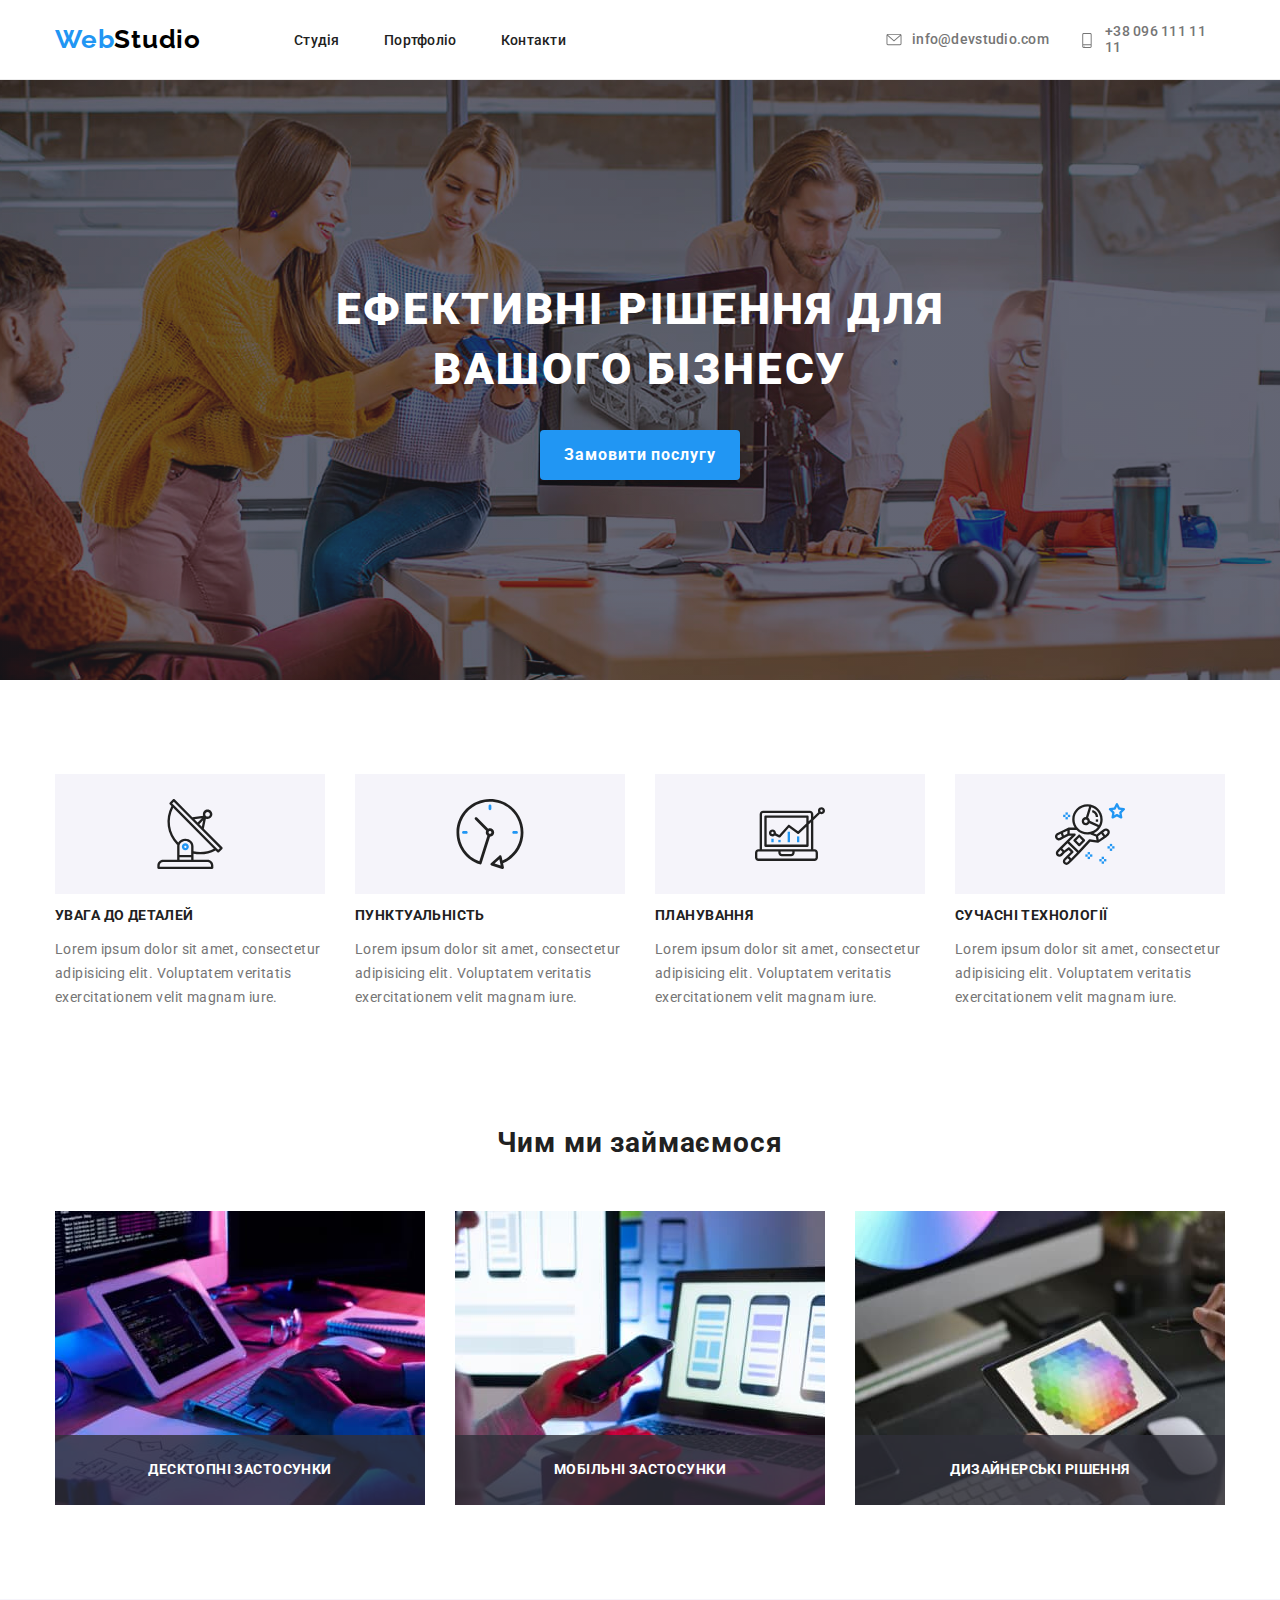
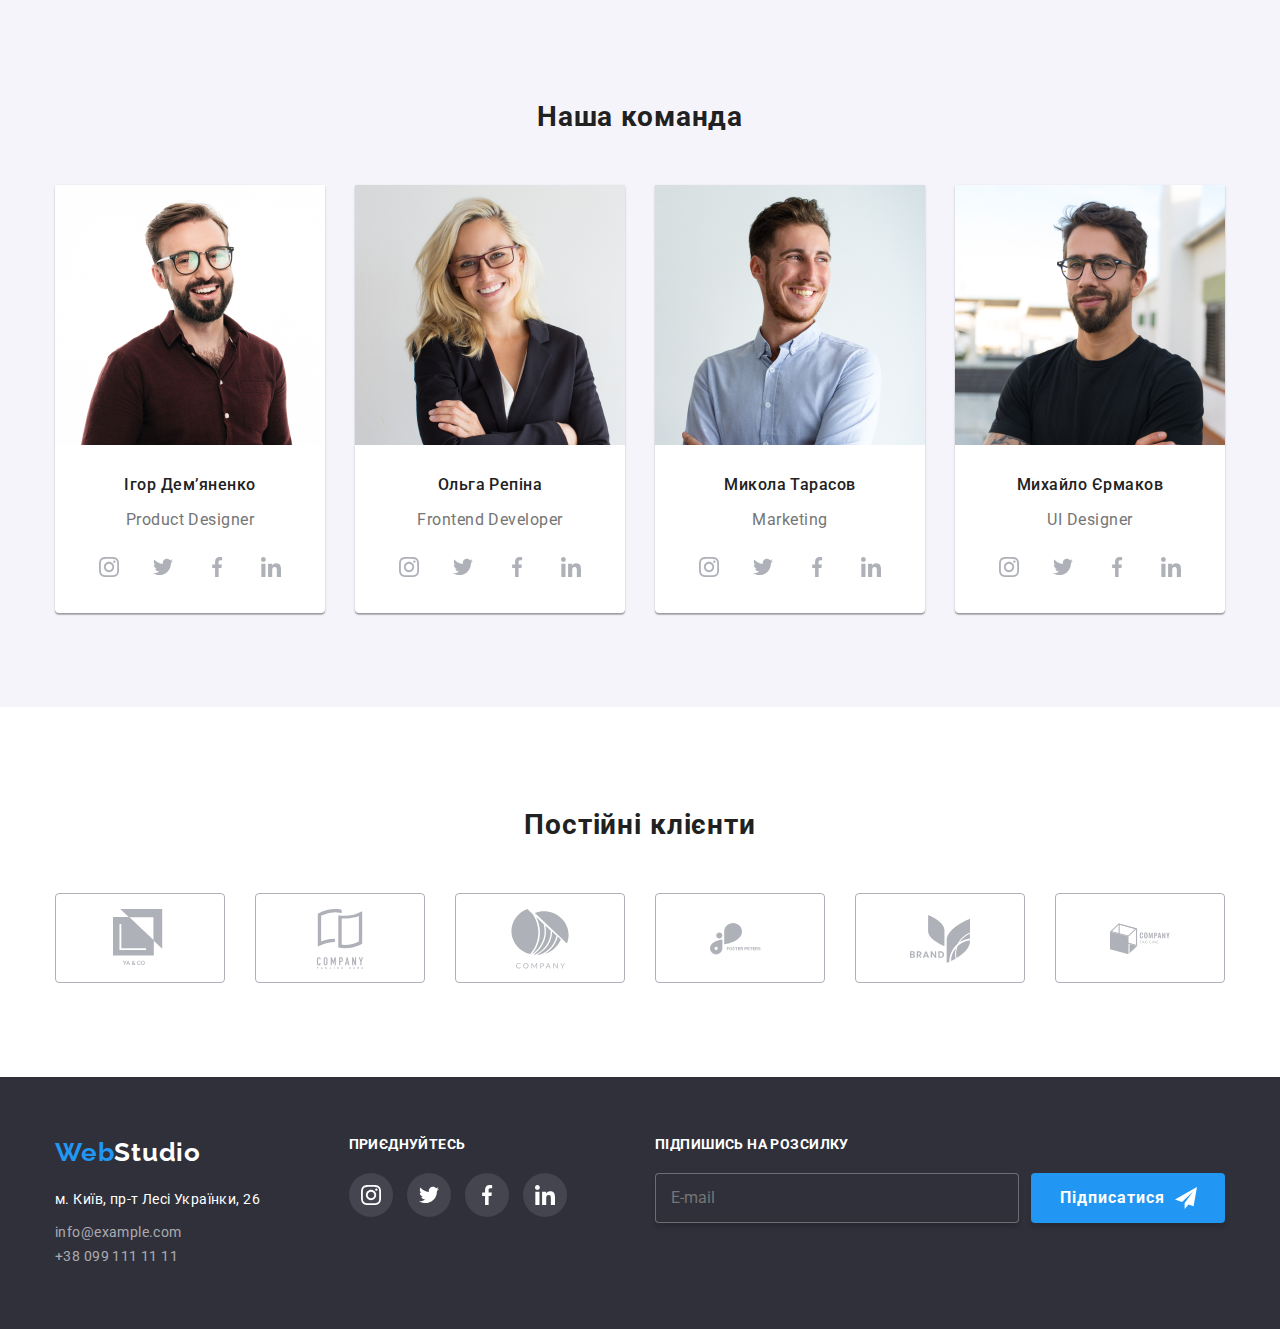
<file: index.html>
<!DOCTYPE html>
<html lang="en">
<head>
    <meta charset="UTF-8">
    <meta http-equiv="X-UA-Compatible" content="IE=edge">
    <meta name="viewport" content="width=device-width, initial-scale=1.0">
    <title>Document</title>
    <link href="https://fonts.googleapis.com/css2?family=Raleway:wght@700&family=Roboto:wght@400;500;700;900&display=swap" rel="stylesheet">
    <!-- <link rel="stylesheet" href="https://cdnjs.cloudflare.com/ajax/libs/modern-normalize/1.1.0/modern-normalize.min.css"> -->
    <link rel="stylesheet" href="./css/main.min.css">
</head>
<body>
                                                <!-- header -->
    <header class="header">
        <div class="container header-container">
            <nav>
                <a href="./" class="header__logo"><span class="header__logo-color">Web</span>Studio</a> 
                <ul class="header__list">
                    <li class="header__item"><a href="./" class="header__link">Студія</a></li>
                    <li class="header__item"><a href="./portfolio.html" class="header__link">Портфоліо</a></li>
                    <li class="header__item"><a href="#contact" class="header__link">Контакти</a></li>
                </ul>
            </nav>
            <address class="header__address">
                    <a href="mailto:info@devstudio.com" class="header__contact">
                        <svg class="header__icon"><use href="./images/symbol-defs.svg#envelope"></use></svg>info@devstudio.com
                    </a>
                    <a href="tel:+380961111111" class="header__contact">
                        <svg class="header__icon"><use href="./images/symbol-defs.svg#smartphone"></use></svg>+38 096 111 11 11
                    </a>
            </address>
            <button type="button" class="header__mobile-menu" data-open-modal-menu>
                <svg class="header__mobile-menu__icon"><use href="./images/symbol-defs.svg#icon-menu"></use></svg>
            </button>

                <form class="modal-menu is-hidden-menu" data-backdrop-menu>
                    <button class="modal-menu__close-button" data-close-modal-menu>
                        <svg class="modal-menu__close-icon"><use href="./images/symbol-defs.svg#icon-close"></use></svg>
                    </button>
                    <ul class="modal-menu__list">
                        <li class="modal-menu__item"><a href="./">Студія</a></li>
                        <li class="modal-menu__item"><a href="./portfolio.html">Портфоліо</a></li>
                        <li class="modal-menu__item"><a href="#contact">Контакти</a></li>
                    </ul>
                    <address class="modal-menu__contact">
                        <a href="tel:+380961111111" class="modal-menu__phone">+38 096 111 11 11</a>
                        <a href="mailto:info@devstudio.com" class="modal-menu__mail">info@devstudio.com</a>
                </address>
                <ul class="modal-menu__social">
                    <li class="modal-menu__social-item"><a href="./">Instagram</a></li>
                    <li class="modal-menu__social-item"><a href="./">Twitter</a></li>
                    <li class="modal-menu__social-item"><a href="./">Facebook</a></li>
                    <li class="modal-menu__social-item"><a href="./">LinkedIn</a></li>
                </ul>
                </form>

        </div>
    </header>
                                                    <!-- main-section -->
    <main>
        <div class="main-indent"></div>                                                
        <section class="main-section">
            <div class="container main-section__container">
                <h1>ЕФЕКТИВНІ РІШЕННЯ ДЛЯ ВАШОГО БІЗНЕСУ</h1>
                <button type="button" class="main-section__button" data-open-modal>Замовити послугу</button>
            </div>
        </section>
        <div class="backdrop is-hidden" data-backdrop>
                <form class="modal-form">
                    <button class="modal-form__close-button" data-close-modal>
                        <svg class="modal-form__close-icon"><use href="./images/symbol-defs.svg#modal-close"></use></svg>
                    </button>
                    <p class="modal-form__title">Залиште свої дані, ми Вам зателефонуємо</p>
                    <label class="modal-form__label">
                        Ім'я
                        <span class="modal-form__span">
                            <input class="modal-form__input" type="text" name="username" autofocus required />
                            <svg class="modal-form__icon"><use href="./images/symbol-defs.svg#modal-person"></use></svg>
                        </span>
                    </label>
                    <label class="modal-form__label">
                        Телефон
                        <span class="modal-form__span">
                            <input class="modal-form__input" type="tel" name="phone_number" required/>
                            <svg class="modal-form__icon"><use href="./images/symbol-defs.svg#modal-phone"></use></svg>
                        </span>
                    </label>
                    <label class="modal-form__label">
                    Пошта
                    <span class="modal-form__span">
                        <input class="modal-form__input" type="email" name="email" required/>
                        <svg class="modal-form__icon"><use href="./images/symbol-defs.svg#modal-email"></use></svg>
                    </span>      
                    </label>    
                    <label class="modal-form__label">
                        Коментарі
                        <textarea class="modal-form__text__area" name="feedback" rows="5" placeholder="Введите текст" required></textarea>
                    </label>
                    <label class="modal-form__checkbox">
                        <input type="checkbox" name="" checked />
                        <span>Погоджуюсь з розсилкою i приймаю <a class="modal-form__checkbox__link" href="./">Умови договору</a></span>
                    </label>
                <button class="modal-form__button" type="submit">Надіслати</button>
                </form>
        </div>
                                                        <!-- technologies-section -->
        <section class="technologies-section">
            <div class="container">
                <h2 hidden>Наші переваги</h2>
                <ul class="technologies-section__list">
                    <li class="technologies-section__item">
                        <h3 class="technologies-section__title">УВАГА ДО ДЕТАЛЕЙ</h3>
                        <p class="technologies-section__text">Lorem ipsum dolor sit amet, consectetur adipisicing elit. Voluptatem veritatis exercitationem velit magnam iure.</p>
                    </li>
                    <li class="technologies-section__item">
                        <h3 class="technologies-section__title">ПУНКТУАЛЬНІСТЬ</h3>
                        <p class="technologies-section__text">Lorem ipsum dolor sit amet, consectetur adipisicing elit. Voluptatem veritatis exercitationem velit magnam iure.</p>
                    </li>
                    <li class="technologies-section__item">
                        <h3 class="technologies-section__title">ПЛАНУВАННЯ</h3>
                        <p class="technologies-section__text">Lorem ipsum dolor sit amet, consectetur adipisicing elit. Voluptatem veritatis exercitationem velit magnam iure.</p>
                    </li>
                    <li class="technologies-section__item">
                        <h3 class="technologies-section__title">СУЧАСНІ ТЕХНОЛОГІЇ</h3>
                        <p class="technologies-section__text">Lorem ipsum dolor sit amet, consectetur adipisicing elit. Voluptatem veritatis exercitationem velit magnam iure.</p>
                    </li>
                </ul>
            </div>
        </section>
                                                    <!-- ourjob-section -->
        <section class="ourjob-section">
            <div class="container">
                <h2 class="section-title">Чим ми займаємося</h2>
                <ul class="ourjob-section__list">
                    <li class="ourjob-section__item">
                        <img srcset="./images/desctop-1x/work1-desctop@1x.jpg 1x, ./images/desctop-2x/work1-desctop@2x.jpg 2x," src="./images/desctop-2x/work1-desctop@2x.jpg" alt="Фотографія з роботи" class="ourjob-section__image">
                        <div class="ourjob-section__wrap">
                            <p class="ourjob-section__title">ДЕСКТОПНІ ЗАСТОСУНКИ</p>
                        </div>
                    </li>
                    <li class="ourjob-section__item">
                        <img srcset="./images/desctop-1x/work2-desctop@1x.jpg 1x, ./images/desctop-2x/work2-desctop@2x.jpg 2x," src="./images/desctop-2x/work3-desctop@2x.jpg" alt="Фотографія з роботи" class="ourjob-section__image">
                        <div class="ourjob-section__wrap">
                            <p class="ourjob-section__title">МОБІЛЬНІ ЗАСТОСУНКИ</p>
                        </div>
                    </li>
                    <li class="ourjob-section__item">
                        <img srcset="./images/desctop-1x/work3-desctop@1x.jpg 1x, ./images/desctop-2x/work3-desctop@2x.jpg 2x," src="./images/desctop-2x/work3-desctop@2x.jpg" alt="Фотографія з роботи" class="ourjob-section__image">
                        <div class="ourjob-section__wrap">
                            <p class="ourjob-section__title">ДИЗАЙНЕРСЬКІ РІШЕННЯ</p>
                        </div>
                    </li>
                </ul>
            </div>
        </section>
                                                    <!-- ourteam-section -->
        <section class="ourteam-section">
            <div class="container">
                <h2 class="section-title">Наша команда</h2>
                <ul class="ourteam-section__list">
                    <li class="ourteam-section__item">
                        <picture>
                        <source srcset="./images/desctop-1x/team1-desktop@1x.png 1x, ./images/desctop-2x/team1-desktop@2x.png 2x" media="(min-width: 1200px)"/> 
                        <source srcset="./images/tablet-1x/team1-desktop@1x.png 1x, ./images/tablet-2x/team1-tablet@2x.png 2x" media="(min-width: 768px)"/>     
                        <source srcset="./images/mobile-1x/team1-desktop@1x.png 1x, ./images/mobile-1x/team1-mobile@2x.png 2x" media="(max-width: 767px)"/>                         
                        <img srcset="./images/desctop-1x/team1-desktop@1x.png 1x, ./images/desctop-2x/team1-desktop@2x.png 2x" src="./images/desctop-1x/team1-desktop@1x.png" alt="Ігор Дем’яненко" class="ourteam-section__photo">
                        </picture>
                        <h3 class="ourteam-section__name">Ігор Дем’яненко</h3>
                        <p class="ourteam-section__job">Product Designer</p>
                        <div class="ourteam-section__icon-list">
                            <svg class="ourteam-section__icon"><use href="./images/symbol-defs.svg#instagram"></use></svg>
                            <svg class="ourteam-section__icon"><use href="./images/symbol-defs.svg#twitter"></use></svg>
                            <svg class="ourteam-section__icon"><use href="./images/symbol-defs.svg#facebook"></use></svg>
                            <svg class="ourteam-section__icon"><use href="./images/symbol-defs.svg#linkedin"></use></svg>
                        </div>
                    </li>
                    <li class="ourteam-section__item">
                        <picture>
                        <source srcset="./images/desctop-1x/team2-desktop@1x.png 1x, ./images/desctop-2x/team2-desktop@2x.png 2x" media="(min-width: 1200px)"/> 
                        <source srcset="./images/tablet-1x/team2-tablet@1x.png 1x, ./images/tablet-2x/team2-tablet@2x.png 2x" media="(min-width: 768px)"/>     
                        <source srcset="./images/mobile-1x/team2-mobile@1x.png 1x, ./images/mobile-2x/team2-mobile@2x.png 2x" media="(max-width: 767px)"/>                         
                        <img srcset="./images/desctop-1x/team2-desktop@1x.png 1x, ./images/desctop-2x/team2-desktop@2x.png 2x" src="./images/desctop-1x/team2-desktop@1x.png" alt="Ольга Репіна" class="ourteam-section__photo">
                        </picture>
                        <h3 class="ourteam-section__name">Ольга Репіна</h3>
                        <p class="ourteam-section__job">Frontend Developer</p>
                        <div class="ourteam-section__icon-list">
                            <svg class="ourteam-section__icon"><use href="./images/symbol-defs.svg#instagram"></use></svg>
                            <svg class="ourteam-section__icon"><use href="./images/symbol-defs.svg#twitter"></use></svg>
                            <svg class="ourteam-section__icon"><use href="./images/symbol-defs.svg#facebook"></use></svg>
                            <svg class="ourteam-section__icon"><use href="./images/symbol-defs.svg#linkedin"></use></svg>
                        </div>
                    </li>
                    <li class="ourteam-section__item">
                        <picture>
                        <source srcset="./images/desctop-1x/team3-desktop@1x.png 1x, ./images/desctop-2x/team3-desktop@2x.png 2x" media="(min-width: 1200px)"/> 
                        <source srcset="./images/tablet-1x/team3-tablet@1x.png 1x, ./images/tablet-2x/team3-tablet@2x.png 2x" media="(min-width: 768px)"/>     
                        <source srcset="./images/mobile-1x/team3-mobile@1x.png 1x, ./images/mobile-2x/team3-mobile@2x.png 2x" media="(max-width: 767px)"/>                         
                        <img srcset="./images/desctop-1x/team3-desktop@1x.png 1x, ./images/desctop-2x/team3-desktop@2x.png 2x" src="./images/desctop-1x/team3-desktop@1x.png" alt="Микола Тарасов" class="ourteam-section__photo">
                        </picture>
                        <h3 class="ourteam-section__name">Микола Тарасов</h3>
                        <p class="ourteam-section__job">Marketing</p>
                        <div class="ourteam-section__icon-list">
                            <svg class="ourteam-section__icon"><use href="./images/symbol-defs.svg#instagram"></use></svg>
                            <svg class="ourteam-section__icon"><use href="./images/symbol-defs.svg#twitter"></use></svg>
                            <svg class="ourteam-section__icon"><use href="./images/symbol-defs.svg#facebook"></use></svg>
                            <svg class="ourteam-section__icon"><use href="./images/symbol-defs.svg#linkedin"></use></svg>
                        </div>
                    </li>
                    <li class="ourteam-section__item">
                        <picture>
                        <source srcset="./images/desctop-1x/team4-desktop@1x.png 1x, ./images/desctop-2x/team4-desktop@2x.png 2x" media="(min-width: 1200px)"/> 
                        <source srcset="./images/tablet-1x/team4-tablet@1x.png 1x, ./images/tablet-2x/team4-tablet@2x.png 2x" media="(min-width: 768px)"/>     
                        <source srcset="./images/mobile-1x/team4-mobile@1x.png 1x, ./images/mobile-2x/team4-mobile@2x.png 2x" media="(max-width: 767px)"/>                         
                        <img srcset="./images/desctop-1x/team4-desktop@1x.png 1x, ./images/desctop-2x/team4-desktop@2x.png 2x" src="./images/desctop-1x/team4-desktop@1x.png" alt="Михайло Єрмаков" class="ourteam-section__photo">
                        </picture>
                        <h3 class="ourteam-section__name">Михайло Єрмаков</h3>
                        <p class="ourteam-section__job">UI Designer</p>
                        <div class="ourteam-section__icon-list">
                            <svg class="ourteam-section__icon"><use href="./images/symbol-defs.svg#instagram"></use></svg>
                            <svg class="ourteam-section__icon"><use href="./images/symbol-defs.svg#twitter"></use></svg>
                            <svg class="ourteam-section__icon"><use href="./images/symbol-defs.svg#facebook"></use></svg>
                            <svg class="ourteam-section__icon"><use href="./images/symbol-defs.svg#linkedin"></use></svg>
                        </div>
                    </li>
                </ul>
            </div>
        </section>
                                                <!-- partner-section -->
        <section class="partner-section">
            <div class="container">
                <h2 class="section-title">Постійні клієнти</h2>
                <ul>
                    <li class="partner-section__item">
                        <a href="./" class="partner-section__link"><svg class="partner-section__icon"><use href="./images/symbol-defs.svg#logo1"></use></svg></a>
                    </li>
                    <li class="partner-section__item">
                        <a href="./" class="partner-section__link"><svg class="partner-section__icon"><use href="./images/symbol-defs.svg#logo2"></use></svg></a>
                    </li>
                    <li class="partner-section__item">
                        <a href="./" class="partner-section__link"><svg class="partner-section__icon"><use href="./images/symbol-defs.svg#logo3"></use></svg></a>
                    </li>
                    <li class="partner-section__item">
                        <a href="./" class="partner-section__link"><svg class="partner-section__icon"><use href="./images/symbol-defs.svg#logo4"></use></svg></a>
                    </li>
                    <li class="partner-section__item">
                        <a href="./" class="partner-section__link"><svg class="partner-section__icon"><use href="./images/symbol-defs.svg#logo5"></use></svg></a>
                    </li>
                    <li class="partner-section__item">
                        <a href="./" class="partner-section__link"><svg class="partner-section__icon"><use href="./images/symbol-defs.svg#logo6"></use></svg></a>
                    </li>
                </ul>
            </div>
        </section> 
                                                <!-- footer -->
    <footer class="footer">
        <div class="container footer-container">
            <div>
                <a href="/" class="footer__logo"><span>Web</span>Studio</a>
                <address class="footer__address">
                    м. Київ, пр-т Лесі Українки, 26 
                </address>
                <address>
                    <a href="mailto:info@example.com" class="footer__contact" id="contact">info@example.com</a>
                    <a href="tel:+380991111111" class="footer__contact">+38 099 111 11 11</a>
                </address>
            </div>
            <div class="footer__icon-wrap">
                <h4 class="footer__join">ПРИЄДНУЙТЕСЬ</h4>
                <svg class="footer__icon"><use href="./images/symbol-defs.svg#instagram"></use></svg>
                <svg class="footer__icon"><use href="./images/symbol-defs.svg#twitter"></use></svg>
                <svg class="footer__icon"><use href="./images/symbol-defs.svg#facebook"></use></svg>
                <svg class="footer__icon"><use href="./images/symbol-defs.svg#linkedin"></use></svg>
            </div>       
            <div>
                <form class="feedback-form">
                    <span class="feedback-form__title">Підпишись на розсилку</span>
                    <div class="feedback-form__wrap">
                        <input placeholder="E-mail" class="feedback-form__input" type="email" />
                        <button class="feedback-form__button" type="submit">
                            Підписатися
                            <svg class="feedback-form__icon"><use href="./images/symbol-defs.svg#send"></use></svg>
                        </button>
                    </div>
                </form>
            </div>
        </div>    
    </footer>
    <script>
        const refs = {
          openModalBtn: document.querySelector("[data-open-modal]"),
          closeModalBtn: document.querySelector("[data-close-modal]"),
          backdrop: document.querySelector("[data-backdrop]"),
        };
  
        refs.openModalBtn.addEventListener("click", toggleModal);
        refs.closeModalBtn.addEventListener("click", toggleModal);
  
        refs.backdrop.addEventListener("click", logBackdropClick);
  
        function toggleModal() {
          refs.backdrop.classList.toggle("is-hidden");
        }
  
        function logBackdropClick() {
          console.log("Це клік в бекдроп");
        }
      </script>

      <script>
        const refs1 = {
          openModalBtn: document.querySelector("[data-open-modal-menu]"),
          closeModalBtn: document.querySelector("[data-close-modal-menu]"),
          backdrop: document.querySelector("[data-backdrop-menu]"),
        };
  
        refs1.openModalBtn.addEventListener("click", toggleModal);
        refs1.closeModalBtn.addEventListener("click", toggleModal);
  
        refs1.backdrop.addEventListener("click", logBackdropClick);
  
        function toggleModal() {
          refs1.backdrop.classList.toggle("is-hidden-menu");
        }
  
        function logBackdropClick() {
          console.log("Це клік в бекдроп");
        }
      </script>
</body>
</html>
</file>
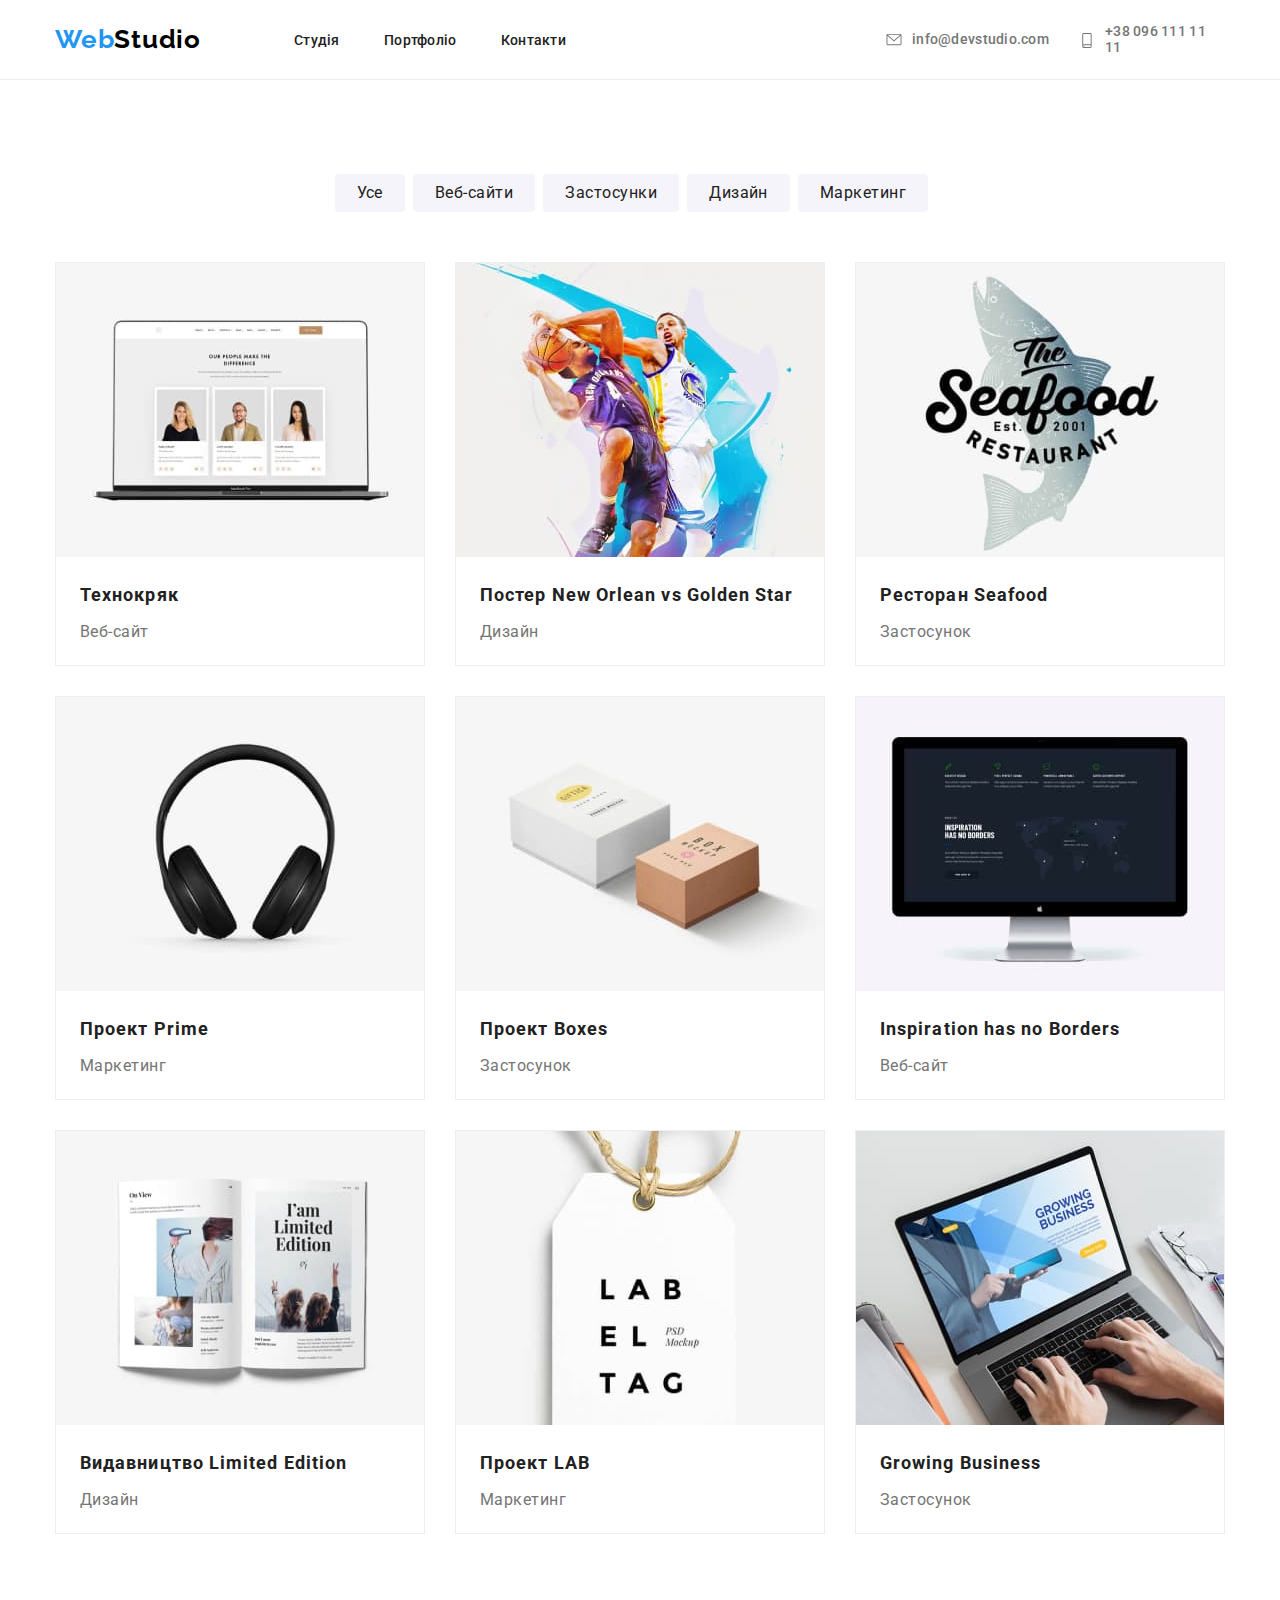
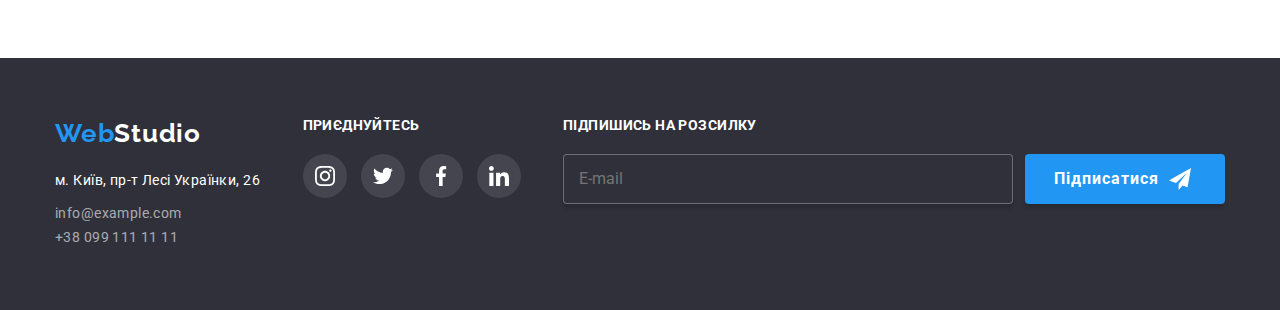
<file: portfolio.html>
<!DOCTYPE html>
<html lang="en">
<head>
    <meta charset="UTF-8">
    <meta name="viewport" content="width=device-width, initial-scale=1.0">
    <meta http-equiv="X-UA-Compatible" content="ie=edge">
    <title>Document</title>
    <link href="https://fonts.googleapis.com/css2?family=Raleway:wght@700&family=Roboto:wght@400;500;700;900&display=swap" rel="stylesheet">
    <link rel="stylesheet" href="https://cdnjs.cloudflare.com/ajax/libs/modern-normalize/1.1.0/modern-normalize.min.css">
    <link rel="stylesheet" href="./css/main.min.css">
</head>
    <body>
                                            <!-- header -->
    <header class="header">
        <div class="container header-container">
            <nav>
                <a href="./" class="header__logo"><span class="header__logo-color">Web</span>Studio</a> 
                <ul class="header__list">
                    <li class="header__item"><a href="./" class="header__link">Студія</a></li>
                    <li class="header__item"><a href="./portfolio.html" class="header__link">Портфоліо</a></li>
                    <li class="header__item"><a href="#contact" class="header__link">Контакти</a></li>
                </ul>
            </nav>
            <address class="header__address">
                    <a href="mailto:info@devstudio.com" class="header__contact">
                        <svg class="header__icon"><use href="./images/symbol-defs.svg#envelope"></use></svg>info@devstudio.com
                    </a>
                    <a href="tel:+380961111111" class="header__contact">
                        <svg class="header__icon"><use href="./images/symbol-defs.svg#smartphone"></use></svg>+38 096 111 11 11
                    </a>
            </address>
            <button type="button" class="header__mobile-menu" data-open-modal-menu>
                <svg class="header__mobile-menu__icon"><use href="./images/symbol-defs.svg#icon-menu"></use></svg>
            </button>

                <form class="modal-menu is-hidden-menu" data-backdrop-menu>
                    <button class="modal-menu__close-button" data-close-modal-menu>
                        <svg class="modal-menu__close-icon"><use href="./images/symbol-defs.svg#icon-close"></use></svg>
                    </button>
                    <ul class="modal-menu__list">
                        <li class="modal-menu__item"><a href="./">Студія</a></li>
                        <li class="modal-menu__item"><a href="./portfolio.html">Портфоліо</a></li>
                        <li class="modal-menu__item"><a href="#contact">Контакти</a></li>
                    </ul>
                    <address class="modal-menu__contact">
                        <a href="tel:+380961111111" class="modal-menu__phone">+38 096 111 11 11</a>
                        <a href="mailto:info@devstudio.com" class="modal-menu__mail">info@devstudio.com</a>
                </address>
                <ul class="modal-menu__social">
                    <li class="modal-menu__social-item"><a href="./">Instagram</a></li>
                    <li class="modal-menu__social-item"><a href="./">Twitter</a></li>
                    <li class="modal-menu__social-item"><a href="./">Facebook</a></li>
                    <li class="modal-menu__social-item"><a href="./">LinkedIn</a></li>
                </ul>
                </form>

        </div>
    </header>
                                          <!-- portfolio-menu -->
        <main>                              
            <div class="main-indent"></div>
            <div class="container"> 
                <div class="portfolio-menu">
                    <ul class="portfolio-menu__list">
                        <li><button type="button" class="portfolio-menu__button">Усе</button></li>
                        <li><button type="button" class="portfolio-menu__button">Веб-сайти</button></li>
                        <li><button type="button" class="portfolio-menu__button">Застосунки</button></li>
                        <li><button type="button" class="portfolio-menu__button">Дизайн</button></li>
                        <li><button type="button" class="portfolio-menu__button">Маркетинг</button></li>
                    </ul>        
                </div>
            </div>
                                          <!-- portfolio-list -->
            <div class="container">                              
                <ul class="portfolio-list">
                    <li class="portfolio-list__item">
                        <picture>
                            <source srcset="./images/desctop-1x/img1-desctop@1x.jpg 1x, ./images/desctop-2x/img1-desctop@2x.jpg 2x" media="(min-width: 1200px)"/> 
                            <source srcset="./images/tablet-1x/img1-tablet@1x.jpg 1x, ./images/tablet-2x/img1-tablet@2x.jpg 2x" media="(min-width: 768px)"/>     
                            <source srcset="./images/mobile-1x/img1-mobile@1x.jpg 1x, ./images/mobile-2x/img1-mobile@2x.jpg 2x" media="(max-width: 767px)"/>                         
                            <img srcset="./images/desctop-1x/img1-desctop@1x.jpg 1x, ./images/desctop-2x/img1-desctop@2x.jpg 2x" src="./images/desctop-1x/img1-desctop@1x.jpg" alt="Технокряк" class="portfolio-list__img">
                        </picture>
                        <div class="portfolio-list__item-hover">
                            <p class="portfolio-list__item-hover-title">Технокрик це сучасний майданчик поширення коронавірусу. Компанії використовують цю платформу для цифрового шпигунства та атак на захищені сервери конкурентів.</p>
                        </div>
                        <div class="portfolio-list__text-wrap">
                            <h3 class="portfolio-list__title">Технокряк</h3>
                            <p class="portfolio-list__info">Веб-сайт</p>
                        </div>
                    </li>
                    <li class="portfolio-list__item">
                        <picture>
                            <source srcset="./images/desctop-1x/img2-desctop@1x.jpg 1x, ./images/desctop-2x/img2-desctop@2x.jpg 2x" media="(min-width: 1200px)"/> 
                            <source srcset="./images/tablet-1x/img2-tablet@1x.jpg 1x, ./images/tablet-2x/img2-tablet@2x.jpg 2x" media="(min-width: 768px)"/>     
                            <source srcset="./images/mobile-1x/img2-mobile@1x.jpg 1x, ./images/mobile-2x/img2-mobile@2x.jpg 2x" media="(max-width: 767px)"/>                         
                            <img srcset="./images/desctop-1x/img2-desctop@1x.jpg 1x, ./images/desctop-2x/img2-desctop@2x.jpg 2x" src="./images/desctop-1x/img2-desctop@1x.jpg" alt="Технокряк" class="portfolio-list__img">
                        </picture>
                            <div class="portfolio-list__item-hover">
                                <p class="portfolio-list__item-hover-title">Технокрик це сучасний майданчик поширення коронавірусу. Компанії використовують цю платформу для цифрового шпигунства та атак на захищені сервери конкурентів.</p>
                            </div>
                            <div class="portfolio-list__text-wrap">
                                <h3 class="portfolio-list__title">Постер New Orlean vs Golden Star</h3>
                                <p class="portfolio-list__info">Дизайн</p>
                            </div>
                    </li>
                    <li class="portfolio-list__item">
                        <picture>
                            <source srcset="./images/desctop-1x/img3-desctop@1x.jpg 1x, ./images/desctop-2x/img3-desctop@2x.jpg 2x" media="(min-width: 1200px)"/> 
                            <source srcset="./images/tablet-1x/img3-tablet@1x.jpg 1x, ./images/tablet-2x/img3-tablet@2x.jpg 2x" media="(min-width: 768px)"/>     
                            <source srcset="./images/mobile-1x/img3-mobile@1x.jpg 1x, ./images/mobile-2x/img3-mobile@2x.jpg 2x" media="(max-width: 767px)"/>                         
                            <img srcset="./images/desctop-1x/img3-desctop@1x.jpg 1x, ./images/desctop-2x/img3-desctop@2x.jpg 2x" src="./images/desctop-1x/img3-desctop@1x.jpg" alt="Технокряк" class="portfolio-list__img">
                        </picture>
                            <div class="portfolio-list__item-hover">
                                <p class="portfolio-list__item-hover-title">Технокрик це сучасний майданчик поширення коронавірусу. Компанії використовують цю платформу для цифрового шпигунства та атак на захищені сервери конкурентів.</p>
                            </div>
                            <div class="portfolio-list__text-wrap">
                                <h3 class="portfolio-list__title">Ресторан Seafood</h3>
                                <p class="portfolio-list__info">Застосунок</p>
                            </div>
                    </li>
                    <li class="portfolio-list__item">
                        <picture>
                            <source srcset="./images/desctop-1x/img4-desctop@1x.jpg 1x, ./images/desctop-2x/img4-desctop@2x.jpg 2x" media="(min-width: 1200px)"/> 
                            <source srcset="./images/tablet-1x/img4-tablet@1x.jpg 1x, ./images/tablet-2x/img4-tablet@2x.jpg 2x" media="(min-width: 768px)"/>     
                            <source srcset="./images/mobile-1x/img4-mobile@1x.jpg 1x, ./images/mobile-2x/img4-mobile@2x.jpg 2x" media="(max-width: 767px)"/>                         
                            <img srcset="./images/desctop-1x/img4-desctop@1x.jpg 1x, ./images/desctop-2x/img4-desctop@2x.jpg 2x" src="./images/desctop-1x/img4-desctop@1x.jpg" alt="Технокряк" class="portfolio-list__img">
                        </picture>
                            <div class="portfolio-list__item-hover">
                                <p class="portfolio-list__item-hover-title">Технокрик це сучасний майданчик поширення коронавірусу. Компанії використовують цю платформу для цифрового шпигунства та атак на захищені сервери конкурентів.</p>
                            </div>
                            <div class="portfolio-list__text-wrap">
                                <h3 class="portfolio-list__title">Проект Prime</h3>
                                <p class="portfolio-list__info">Маркетинг</p>
                            </div>
                    </li>
                    <li class="portfolio-list__item">
                        <picture>
                            <source srcset="./images/desctop-1x/img5-desctop@1x.jpg 1x, ./images/desctop-2x/img5-desctop@2x.jpg 2x" media="(min-width: 1200px)"/> 
                            <source srcset="./images/tablet-1x/img5-tablet@1x.jpg 1x, ./images/tablet-2x/img5-tablet@2x.jpg 2x" media="(min-width: 768px)"/>     
                            <source srcset="./images/mobile-1x/img5-mobile@1x.jpg 1x, ./images/mobile-2x/img5-mobile@2x.jpg 2x" media="(max-width: 767px)"/>                         
                            <img srcset="./images/desctop-1x/img5-desctop@1x.jpg 1x, ./images/desctop-2x/img5-desctop@2x.jpg 2x" src="./images/desctop-1x/img5-desctop@1x.jpg" alt="Технокряк" class="portfolio-list__img">
                        </picture>
                            <div class="portfolio-list__item-hover">
                                <p class="portfolio-list__item-hover-title">Технокрик це сучасний майданчик поширення коронавірусу. Компанії використовують цю платформу для цифрового шпигунства та атак на захищені сервери конкурентів.</p>
                            </div>
                            <div class="portfolio-list__text-wrap">
                                <h3 class="portfolio-list__title">Проект Boxes</h3>
                                <p class="portfolio-list__info">Застосунок</p>
                            </div>
                    </li>
                    <li class="portfolio-list__item">
                        <picture>
                            <source srcset="./images/desctop-1x/img6-desctop@1x.jpg 1x, ./images/desctop-2x/img6-desctop@2x.jpg 2x" media="(min-width: 1200px)"/> 
                            <source srcset="./images/tablet-1x/img6-tablet@1x.jpg 1x, ./images/tablet-2x/img6-tablet@2x.jpg 2x" media="(min-width: 768px)"/>     
                            <source srcset="./images/mobile-1x/img6-mobile@1x.jpg 1x, ./images/mobile-2x/img6-mobile@2x.jpg 2x" media="(max-width: 767px)"/>                         
                            <img srcset="./images/desctop-1x/img6-desctop@1x.jpg 1x, ./images/desctop-2x/img6-desctop@2x.jpg 2x" src="./images/desctop-1x/img6-desctop@1x.jpg" alt="Технокряк" class="portfolio-list__img">
                        </picture>
                            <div class="portfolio-list__item-hover">
                                <p class="portfolio-list__item-hover-title">Технокрик це сучасний майданчик поширення коронавірусу. Компанії використовують цю платформу для цифрового шпигунства та атак на захищені сервери конкурентів.</p>
                            </div>
                            <div class="portfolio-list__text-wrap">
                                <h3 class="portfolio-list__title">Inspiration has no Borders</h3>
                                <p class="portfolio-list__info">Веб-сайт</p>
                            </div>
                    </li>
                    <li class="portfolio-list__item">
                        <picture>
                            <source srcset="./images/desctop-1x/img7-desctop@1x.jpg 1x, ./images/desctop-2x/img7-desctop@2x.jpg 2x" media="(min-width: 1200px)"/> 
                            <source srcset="./images/tablet-1x/img7-tablet@1x.jpg 1x, ./images/tablet-2x/img7-tablet@2x.jpg 2x" media="(min-width: 768px)"/>     
                            <source srcset="./images/mobile-1x/img7-mobile@1x.jpg 1x, ./images/mobile-2x/img7-mobile@2x.jpg 2x" media="(max-width: 767px)"/>                         
                            <img srcset="./images/desctop-1x/img7-desctop@1x.jpg 1x, ./images/desctop-2x/img7-desctop@2x.jpg 2x" src="./images/desctop-1x/img7-desctop@1x.jpg" alt="Технокряк" class="portfolio-list__img">
                        </picture>
                            <div class="portfolio-list__item-hover">
                                <p class="portfolio-list__item-hover-title">Технокрик це сучасний майданчик поширення коронавірусу. Компанії використовують цю платформу для цифрового шпигунства та атак на захищені сервери конкурентів.</p>
                            </div>
                            <div class="portfolio-list__text-wrap">
                                <h3 class="portfolio-list__title">Видавництво Limited Edition</h3>
                                <p class="portfolio-list__info">Дизайн</p>
                            </div>
                    </li>
                    <li class="portfolio-list__item">
                        <picture>
                            <source srcset="./images/desctop-1x/img8-desctop@1x.jpg 1x, ./images/desctop-2x/img8-desctop@2x.jpg 2x" media="(min-width: 1200px)"/> 
                            <source srcset="./images/tablet-1x/img8-tablet@1x.jpg 1x, ./images/tablet-2x/img8-tablet@2x.jpg 2x" media="(min-width: 768px)"/>     
                            <source srcset="./images/mobile-1x/img8-mobile@1x.jpg 1x, ./images/mobile-2x/img8-mobile@2x.jpg 2x" media="(max-width: 767px)"/>                         
                            <img srcset="./images/desctop-1x/img8-desctop@1x.jpg 1x, ./images/desctop-2x/img8-desctop@2x.jpg 2x" src="./images/desctop-1x/img8-desctop@1x.jpg" alt="Технокряк" class="portfolio-list__img">
                        </picture>
                            <div class="portfolio-list__item-hover">
                                <p class="portfolio-list__item-hover-title">Технокрик це сучасний майданчик поширення коронавірусу. Компанії використовують цю платформу для цифрового шпигунства та атак на захищені сервери конкурентів.</p>
                            </div>
                            <div class="portfolio-list__text-wrap">
                                <h3 class="portfolio-list__title">Проект LAB</h3>
                                <p class="portfolio-list__info">Маркетинг</p>
                            </div>
                    </li>
                    <li class="portfolio-list__item">
                        <picture>
                            <source srcset="./images/desctop-1x/img9-desctop@1x.jpg 1x, ./images/desctop-2x/img9-desctop@2x.jpg 2x" media="(min-width: 1200px)"/> 
                            <source srcset="./images/tablet-1x/img9-tablet@1x.jpg 1x, ./images/tablet-2x/img9-tablet@2x.jpg 2x" media="(min-width: 768px)"/>     
                            <source srcset="./images/mobile-1x/img9-mobile@1x.jpg 1x, ./images/mobile-2x/img9-mobile@2x.jpg 2x" media="(max-width: 767px)"/>                         
                            <img srcset="./images/desctop-1x/img9-desctop@1x.jpg 1x, ./images/desctop-2x/img9-desctop@2x.jpg 2x" src="./images/desctop-1x/img9-desctop@1x.jpg" alt="Технокряк" class="portfolio-list__img">
                        </picture>
                            <div class="portfolio-list__item-hover">
                                <p class="portfolio-list__item-hover-title">Технокрик це сучасний майданчик поширення коронавірусу. Компанії використовують цю платформу для цифрового шпигунства та атак на захищені сервери конкурентів.</p>
                            </div>
                            <div class="portfolio-list__text-wrap">
                                <h3 class="portfolio-list__title">Growing Business</h3>
                                <p class="portfolio-list__info">Застосунок</p>
                            </div>
                    </li>
                </ul>
            </div>
        </div>
    </main>
                                                <!-- footer -->
    <footer class="footer">
        <div class="container footer-container">
            <div>
                <a href="/" class="footer__logo"><span>Web</span>Studio</a>
                <address class="footer__address">
                    м. Київ, пр-т Лесі Українки, 26 
                </address>
                <address>
                    <a href="mailto:info@example.com" class="footer__contact" id="contact">info@example.com</a>
                    <a href="tel:+380991111111" class="footer__contact">+38 099 111 11 11</a>
                </address>
            </div>
            <div class="footer__icon-wrap">
                <h4 class="footer__join">ПРИЄДНУЙТЕСЬ</h4>
                <svg class="footer__icon"><use href="./images/symbol-defs.svg#instagram"></use></svg>
                <svg class="footer__icon"><use href="./images/symbol-defs.svg#twitter"></use></svg>
                <svg class="footer__icon"><use href="./images/symbol-defs.svg#facebook"></use></svg>
                <svg class="footer__icon"><use href="./images/symbol-defs.svg#linkedin"></use></svg>
            </div>       
            <div>
                <form>
                    <span class="feedback-form__title">Підпишись на розсилку</span>
                    <div class="feedback-form__wrap">
                        <input placeholder="E-mail" class="feedback-form__input" type="email" />
                        <button class="feedback-form__button" type="submit">
                            Підписатися
                            <svg class="feedback-form__icon"><use href="./images/symbol-defs.svg#send"></use></svg>
                        </button>
                    </div>
                </form>
            </div>
        </div>    
    </footer>
    <script>
        const refs1 = {
          openModalBtn: document.querySelector("[data-open-modal-menu]"),
          closeModalBtn: document.querySelector("[data-close-modal-menu]"),
          backdrop: document.querySelector("[data-backdrop-menu]"),
        };
  
        refs1.openModalBtn.addEventListener("click", toggleModal);
        refs1.closeModalBtn.addEventListener("click", toggleModal);
  
        refs1.backdrop.addEventListener("click", logBackdropClick);
  
        function toggleModal() {
          refs1.backdrop.classList.toggle("is-hidden-menu");
        }
  
        function logBackdropClick() {
          console.log("Це клік в бекдроп");
        }
      </script>
</body>
</html>
</file>
<file: css/main.min.css>
/*! modern-normalize v1.1.0 | MIT License | https://github.com/sindresorhus/modern-normalize */*,::before,::after{-webkit-box-sizing:border-box;box-sizing:border-box}html{line-height:1.15;-webkit-text-size-adjust:100%;-moz-tab-size:4;-o-tab-size:4;tab-size:4}body{margin:0;font-family:system-ui,-apple-system,"Segoe UI",Roboto,Helvetica,Arial,sans-serif,"Apple Color Emoji","Segoe UI Emoji"}hr{height:0;color:inherit}abbr[title]{-webkit-text-decoration:underline dotted;text-decoration:underline dotted}b,strong{font-weight:bolder}code,kbd,samp,pre{font-family:ui-monospace,SFMono-Regular,Consolas,"Liberation Mono",Menlo,monospace;font-size:1em}small{font-size:80%}sub,sup{font-size:75%;line-height:0;position:relative;vertical-align:baseline}sub{bottom:-0.25em}sup{top:-0.5em}table{text-indent:0;border-color:inherit}button,input,optgroup,select,textarea{font-family:inherit;font-size:100%;line-height:1.15;margin:0}button,select{text-transform:none}button,[type=button],[type=reset],[type=submit]{-webkit-appearance:button}::-moz-focus-inner{border-style:none;padding:0}:-moz-focusring{outline:1px dotted ButtonText}:-moz-ui-invalid{box-shadow:none}legend{padding:0}progress{vertical-align:baseline}::-webkit-inner-spin-button,::-webkit-outer-spin-button{height:auto}[type=search]{-webkit-appearance:textfield;outline-offset:-2px}::-webkit-search-decoration{-webkit-appearance:none}::-webkit-file-upload-button{-webkit-appearance:button;font:inherit}summary{display:list-item}body{font-family:"Roboto";font-style:normal;font-weight:500;color:#212121}.container{margin-left:auto;margin-right:auto;padding-left:15px;padding-right:15px}@media screen and (min-width: 480px){.container{width:480px}}@media screen and (min-width: 768px){.container{width:768px}}@media screen and (min-width: 1200px){.container{width:1200px}}ul{list-style:none;display:-webkit-box;display:-ms-flexbox;display:flex;text-align:center;margin:0px;padding:0px}a{text-decoration:none}.header{width:100vw;height:60px;padding:0px;border-bottom:1px solid #ececec;position:fixed;background-color:#fff;z-index:1;margin-left:auto;margin-right:auto}@media screen and (min-width: 768px){.header{height:80px}}.header__icon{vertical-align:middle;fill:currentColor}@media screen and (min-width: 768px){.header__icon{margin-right:8px;width:14px;height:10px}}@media screen and (min-width: 1200px){.header__icon{margin-right:10px;width:16px;height:15px}}.header__icon:not(:last-child){width:50px;height:16px}.header__mobile-menu{width:40px;height:40px;background-color:#fff;border:none;cursor:pointer}@media screen and (min-width: 768px){.header__mobile-menu{display:none}}.header__mobile-menu:hover .header__mobile-menu__icon{fill:#2196f3;-webkit-transition-duration:500ms;transition-duration:500ms;-webkit-transition-delay:250ms;transition-delay:250ms}.header__mobile-menu__icon{width:24px;height:16px}@media screen and (min-width: 768px){.header__mobile-menu__icon{display:none}}.header__link{font-size:14px;line-height:1.14;letter-spacing:.02em;color:#212121}.header__link:hover{color:#2196f3;padding-bottom:28px;-webkit-transition-duration:500ms;transition-duration:500ms;-webkit-transition-delay:250ms;transition-delay:250ms}.header__link::after{position:absolute;content:"";background-color:#2196f3;width:100%;height:4px;display:block;left:0%;bottom:-30px;opacity:0;-webkit-transform:scale(0);transform:scale(0);-webkit-transition:opacity 0,25s cubic-bezier(0.19, 1, 0.22, 1) 500ms,25s cubic-bezier(0.19, 1, 0.22, 1) 500ms,-webkit-transform 0;transition:opacity 0,25s cubic-bezier(0.19, 1, 0.22, 1) 500ms,25s cubic-bezier(0.19, 1, 0.22, 1) 500ms,-webkit-transform 0;transition:opacity 0,25s cubic-bezier(0.19, 1, 0.22, 1) 500ms,transform 0,25s cubic-bezier(0.19, 1, 0.22, 1) 500ms;transition:opacity 0,25s cubic-bezier(0.19, 1, 0.22, 1) 500ms,transform 0,25s cubic-bezier(0.19, 1, 0.22, 1) 500ms,-webkit-transform 0}.header__link:hover::after{opacity:1;-webkit-transform:scale(1);transform:scale(1);-webkit-transition-duration:500ms;transition-duration:500ms;-webkit-transition-delay:250ms;transition-delay:250ms}.header__item{display:block;position:relative}.header__logo{color:#000;font-family:"Raleway";font-weight:700;font-size:26px;line-height:1.2;letter-spacing:.03em}@media screen and (min-width: 768px){.header__logo{margin-right:87px}}@media screen and (min-width: 1200px){.header__logo{margin-right:93px}}.header__list{display:none;padding:0px;margin:0px}@media screen and (min-width: 768px){.header__list{display:-webkit-box;display:-ms-flexbox;display:flex;width:290px;-webkit-box-pack:justify;-ms-flex-pack:justify;justify-content:space-between}}.header__address{display:none}@media screen and (min-width: 768px){.header__address{display:block;width:137px;height:37px}}@media screen and (min-width: 1200px){.header__address{display:-webkit-box;display:-ms-flexbox;display:flex;-webkit-box-align:center;-ms-flex-align:center;align-items:center;-webkit-box-pack:justify;-ms-flex-pack:justify;justify-content:space-between;width:339px}}.header__logo-color{color:#2196f3}.header__contact{display:none;padding:0px;margin:0px;color:#757575;font-size:14px;font-style:normal;line-height:1.14;letter-spacing:.02em}@media screen and (min-width: 768px){.header__contact{display:-webkit-box;display:-ms-flexbox;display:flex;-webkit-box-align:center;-ms-flex-align:center;align-items:center;font-size:12px;line-height:1.17}}@media screen and (min-width: 1200px){.header__contact{font-size:14px;line-height:1.14}}.header__contact:hover{color:#2196f3;-webkit-transition-duration:500ms;transition-duration:500ms;-webkit-transition-delay:250ms;transition-delay:250ms}@media screen and (min-width: 768px){.header__contact:first-child{margin-right:0px;display:-webkit-box;display:-ms-flexbox;display:flex;margin-bottom:10px}}@media screen and (min-width: 1200px){.header__contact:first-child{margin-right:30px;margin-bottom:0px}}.header-container{display:-webkit-box;display:-ms-flexbox;display:flex;-webkit-box-pack:justify;-ms-flex-pack:justify;justify-content:space-between;-webkit-box-align:center;-ms-flex-align:center;align-items:center;height:60px}@media screen and (min-width: 768px){.header-container{height:80px}}nav{display:-webkit-box;display:-ms-flexbox;display:flex;-webkit-box-align:center;-ms-flex-align:center;align-items:center}@media screen and (min-width: 768px){nav{width:511px}}.is-hidden-menu{display:block;-webkit-transform:scale(0) rotate(180deg);transform:scale(0) rotate(180deg)}.modal-menu{position:fixed;top:0px;left:0px;padding:48px 83px 48px 40px;background-color:#fff;-webkit-transition-duration:800ms;transition-duration:800ms;-webkit-transition-delay:250ms;transition-delay:250ms;z-index:1000;overflow-y:scroll;width:100%}@media screen and (min-width: 480px){.modal-menu{height:796px}}@media screen and (min-width: 768px){.modal-menu{display:none}}.modal-menu__close-button{position:absolute;right:10px;top:10px;width:40px;height:40px;display:-webkit-box;display:-ms-flexbox;display:flex;-webkit-box-pack:center;-ms-flex-pack:center;justify-content:center;-webkit-box-align:center;-ms-flex-align:center;align-items:center;border-radius:50%;border:1px solid rgba(0,0,0,0);background-color:#fff;cursor:pointer}.modal-menu__close-button:hover .modal-menu__close-icon{fill:#2196f3}.modal-menu__close-icon{width:18px;height:18px;-webkit-transition-duration:500ms;transition-duration:500ms;-webkit-transition-delay:250ms;transition-delay:250ms}.modal-menu__list{display:block;text-align:left;font-size:40px;line-height:1.18;letter-spacing:.02em;color:#000}.modal-menu li:not(:last-child){margin-bottom:32px}.modal-menu a{color:#212121;-webkit-transition-duration:500ms;transition-duration:500ms;-webkit-transition-delay:250ms;transition-delay:250ms}.modal-menu a:hover{color:#2196f3}.modal-menu__phone{display:block;font-size:34px;line-height:1.18;letter-spacing:.02em;color:#757575;margin-bottom:32px;margin-top:306px;font:optional}.modal-menu__phone:hover{color:#2196f3}.modal-menu__mail{font-size:24px;line-height:1.17;letter-spacing:.02em;color:#757575;margin-top:32px;font:optional}.modal-menu__social{margin-top:64px}.modal-menu__social-item{font-size:18px;line-height:1.22;letter-spacing:.02em}.modal-menu__social-item:not(:last-child){border-right:1px solid #212121;padding-right:10px;margin-right:10px}.modal-menu__social-item a{color:#2196f3}@-webkit-keyframes rotateX{0%{-webkit-transform:perspective(400px) rotateX(0deg);transform:perspective(400px) rotateX(0deg)}100%{-webkit-transform:perspective(400px) rotateX(60deg);transform:perspective(400px) rotateX(60deg)}}@keyframes rotateX{0%{-webkit-transform:perspective(400px) rotateX(0deg);transform:perspective(400px) rotateX(0deg)}100%{-webkit-transform:perspective(400px) rotateX(60deg);transform:perspective(400px) rotateX(60deg)}}.main-indent{height:60px;width:100vw}@media screen and (min-width: 768px){.main-indent{height:80px}}.main-section__container{width:307px;height:153px;padding:0px;margin-left:auto;margin-right:auto}@media screen and (min-width: 1200px){.main-section__container{height:200px;width:696px;display:block;-webkit-box-pack:center;-ms-flex-pack:center;justify-content:center}}@media screen and (min-width: 480px){.main-section{height:400px;padding:118px 0px;background-size:cover;background-image:-webkit-gradient(linear, left top, right top, from(rgba(47, 48, 58, 0.4)), to(rgba(47, 48, 58, 0.4))),url("../../images/mobile-1x/mobile1x.png");background-image:linear-gradient(to right, rgba(47, 48, 58, 0.4), rgba(47, 48, 58, 0.4)),url("../../images/mobile-1x/mobile1x.png");background-repeat:no-repeat;background-position:center;background-size:cover;display:-webkit-box;display:-ms-flexbox;display:flex}}@media screen and (min-width: 480px)and (-webkit-min-device-pixel-ratio: 2),screen and (min-width: 480px)and (min-resolution: 2dppx),screen and (min-width: 480px)and (min-resolution: 192dpi),screen and (min-width: 480px)and (min-device-pixel-ratio: 2){.main-section{background-image:url(../../images/mobile2x/mobile2x.png)}}@media screen and (min-width: 768px){.main-section{height:400px;background-image:-webkit-gradient(linear, left top, right top, from(rgba(47, 48, 58, 0.4)), to(rgba(47, 48, 58, 0.4))),url("../../images/tablet-1x/tablet1x.png");background-image:linear-gradient(to right, rgba(47, 48, 58, 0.4), rgba(47, 48, 58, 0.4)),url("../../images/tablet-1x/tablet1x.png")}}@media screen and (min-width: 768px)and (-webkit-min-device-pixel-ratio: 2),screen and (min-width: 768px)and (min-resolution: 2dppx),screen and (min-width: 768px)and (min-resolution: 192dpi),screen and (min-width: 768px)and (min-device-pixel-ratio: 2){.main-section{background-image:url(../../images/tablet2x/tablet2x.png)}}@media screen and (min-width: 1200px){.main-section{height:600px;padding:200px 0px;background-image:-webkit-gradient(linear, left top, right top, from(rgba(47, 48, 58, 0.4)), to(rgba(47, 48, 58, 0.4))),url("../../images/desctop-1x/desctop1x.png");background-image:linear-gradient(to right, rgba(47, 48, 58, 0.4), rgba(47, 48, 58, 0.4)),url("../../images/desctop-1x/desctop1x.png")}}@media screen and (min-width: 1200px)and (-webkit-min-device-pixel-ratio: 2),screen and (min-width: 1200px)and (min-resolution: 2dppx),screen and (min-width: 1200px)and (min-resolution: 192dpi),screen and (min-width: 1200px)and (min-device-pixel-ratio: 2){.main-section{background-image:url(../../images/desctop-2x/desctop2x.png)}}.main-section h1{text-transform:uppercase;letter-spacing:.06em;color:#fff;text-align:center;font-weight:900;margin:0px 0px 30px 0px;font-size:26px;line-height:1.6}@media screen and (min-width: 768px){.main-section h1{width:307px;height:69px;font-size:25px;line-height:1.36}}@media screen and (min-width: 1200px){.main-section h1{width:696px;height:120px;font-size:44px;line-height:1.36}}.main-section__button{background-color:#2196f3;-webkit-box-shadow:0px 4px 4px rgba(0,0,0,.15);box-shadow:0px 4px 4px rgba(0,0,0,.15);border-radius:4px;display:block;margin-left:auto;margin-right:auto;font-weight:700;font-size:16px;line-height:1.87;letter-spacing:.06em;color:#fff;width:200px;height:50px;border:none;cursor:pointer}.backdrop{position:fixed;background-color:rgba(0,0,0,.2);z-index:2;width:100%;height:100%;left:0px;top:0px;-webkit-transition-duration:500ms;transition-duration:500ms;-webkit-transition-delay:250ms;transition-delay:250ms}.is-hidden{display:block;-webkit-transform:scale(0);transform:scale(0)}.modal-form{position:absolute;padding:40px;background-color:#fff;left:50%;top:55%;-webkit-transform:translate(-50%, -50%) scale(1);transform:translate(-50%, -50%) scale(1);width:450px;height:609px}@media screen and (min-width: 1200px){.modal-form{width:528px;height:581px}}.modal-form__close-button{position:absolute;right:8px;top:8px;width:30px;height:30px;display:-webkit-box;display:-ms-flexbox;display:flex;-webkit-box-pack:center;-ms-flex-pack:center;justify-content:center;-webkit-box-align:center;-ms-flex-align:center;align-items:center;border-radius:50%;border:1px solid rgba(0,0,0,.1);background-color:#fff;cursor:pointer}.modal-form__close-button:hover .modal-form__close-icon{fill:#2196f3}.modal-form__close-icon{width:18px;height:18px}.modal-form__icon{position:absolute;width:18px;height:18px;top:11px;left:12px}.modal-form__title{font-weight:700;font-size:20px;text-align:center;letter-spacing:.03em;margin-bottom:12px;margin-top:0px;line-height:1.5;height:60px}@media screen and (min-width: 1200px){.modal-form__title{line-height:1.15;height:23px}}.modal-form__label{font-weight:400;font-size:12px;line-height:1.17;letter-spacing:.01em;color:#757575}.modal-form__span{position:relative;margin:4px 0px 10px 0px}.modal-form__span:hover .modal-form__input{border-color:#2196f3}.modal-form__span:hover .modal-form__icon{fill:#2196f3}.modal-form__input{height:40px;width:100%;padding-left:42px;border-radius:4px;border:1px solid rgba(33,33,33,.2);cursor:pointer}.modal-form__checkbox{font-weight:400;letter-spacing:.03em;color:#757575;-webkit-box-orient:horizontal;-webkit-box-direction:normal;-ms-flex-direction:row;flex-direction:row;margin-bottom:30px;font-size:12px;line-height:1.16}@media screen and (min-width: 1200px){.modal-form__checkbox{font-size:14px;line-height:1.71}}.modal-form__checkbox input{margin-right:7px}.modal-form__checkbox__link{color:#2196f3;text-decoration:underline}.modal-form__text__area{color:rgba(117,117,117,.5);padding:12px 16px;margin-top:4px;margin-bottom:20px;border-radius:4px;border:1px solid rgba(33,33,33,.2);height:120px;cursor:pointer;width:370px}@media screen and (min-width: 1200px){.modal-form__text__area{width:448px}}.modal-form__text__area:hover{border-color:#2196f3}.modal-form__button{background-color:#188ce8;-webkit-box-shadow:0px 4px 4px rgba(0,0,0,.15);box-shadow:0px 4px 4px rgba(0,0,0,.15);border-radius:4px;display:block;margin-left:auto;margin-right:auto;font-weight:700;font-size:16px;line-height:1.87;letter-spacing:.06em;color:#fff;width:200px;height:50px;border:none;cursor:pointer}label{display:-webkit-box;display:-ms-flexbox;display:flex;-webkit-box-orient:vertical;-webkit-box-direction:normal;-ms-flex-direction:column;flex-direction:column}.modal-button{position:absolute}.technologies-section{padding:60px 0px;margin-left:auto;margin-right:auto}@media screen and (min-width: 480px){.technologies-section{height:1114px}}@media screen and (min-width: 768px){.technologies-section{height:627px;padding:60px 0px 42px 0px}}@media screen and (min-width: 1200px){.technologies-section{padding:94px 0px;height:439px}}.technologies-section__list{-webkit-box-pack:justify;-ms-flex-pack:justify;justify-content:space-between;display:block}@media screen and (min-width: 480px){.technologies-section__list{height:251px}}@media screen and (min-width: 768px){.technologies-section__list{display:-webkit-box;display:-ms-flexbox;display:flex;-ms-flex-wrap:wrap;flex-wrap:wrap}}@media screen and (min-width: 1200px){.technologies-section__list{-ms-flex-wrap:nowrap;flex-wrap:nowrap}}.technologies-section__item{text-align:left;vertical-align:top}@media screen and (min-width: 480px){.technologies-section__item{height:226px;width:450px}}@media screen and (min-width: 768px){.technologies-section__item{width:354px;height:243px}}@media screen and (min-width: 1200px){.technologies-section__item{width:270px;height:251px}}.technologies-section__item:not(:last-child){margin-bottom:30px}@media screen and (min-width: 1200px){.technologies-section__item:not(:last-child){margin-bottom:0px}}.technologies-section__item::before{content:"";display:block;background-color:#f5f4fa;background-repeat:no-repeat;background-position:center;height:120px;margin:30px 0px}@media screen and (min-width: 480px){.technologies-section__item::before{width:450px}}@media screen and (min-width: 768px){.technologies-section__item::before{width:354px;margin:0px}}@media screen and (min-width: 1200px){.technologies-section__item::before{width:270px}}.technologies-section__item:nth-child(1)::before{content:"";background-image:url(../images/antenna_1.svg)}.technologies-section__item:nth-child(2)::before{content:"";background-image:url(../images/clock_1.svg)}.technologies-section__item:nth-child(3)::before{content:"";background-image:url(../images/diagram_1.svg)}.technologies-section__item:nth-child(4)::before{content:"";background-image:url(../images/astronaut_1.svg)}.technologies-section__title{font-weight:700;font-size:14px;line-height:1.14;letter-spacing:.03em;text-transform:uppercase;text-align:center}@media screen and (min-width: 768px){.technologies-section__title{text-align:left}}.technologies-section__text{font-weight:400;font-size:14px;line-height:1.71;letter-spacing:.03em;color:#757575;margin:0px}.ourjob-section{display:none}@media screen and (min-width: 480px){.ourjob-section{display:none}}@media screen and (min-width: 1200px){.ourjob-section{display:block;padding-bottom:94px}}.ourjob-section__list{-webkit-box-pack:justify;-ms-flex-pack:justify;justify-content:space-between}.ourjob-section__item{width:370px;height:294px;position:relative}.ourjob-section__image{width:370px;height:294px}.ourjob-section__wrap{display:-webkit-box;display:-ms-flexbox;display:flex;position:absolute;bottom:0px;margin:0px;background:rgba(47,48,58,.8);width:370px;height:70px;-webkit-box-pack:center;-ms-flex-pack:center;justify-content:center;-webkit-box-align:center;-ms-flex-align:center;align-items:center}.ourjob-section__title{color:#fff;margin:0px;font-weight:700;font-size:14px;line-height:1.14px;text-transform:uppercase;letter-spacing:.03em}.section-title{font-weight:700;font-size:36px;line-height:1.17;text-align:center;letter-spacing:.03em;margin:0px 0px 30px 0px}@media screen and (min-width: 480px){.section-title{height:33px;font-size:28px;line-height:1.17}}@media screen and (min-width: 768px){.section-title{font-size:28px;line-height:1.7;margin:0px 0px 30px 0px;height:32px}}@media screen and (min-width: 1200px){.section-title{margin:0px 0px 50px 0px;height:42px}}.ourteam-section{background-color:#f5f4fa;padding:60px 0px;margin-left:auto;margin-right:auto}@media screen and (min-width: 480px){.ourteam-section{height:2761px}}@media screen and (min-width: 768px){.ourteam-section{height:1285px;padding:60px 0px}}@media screen and (min-width: 1200px){.ourteam-section{height:708px;padding:94px 0px}}.ourteam-section__photo{display:block;max-width:100%;height:auto}@media screen and (min-width: 480px){.ourteam-section__photo{width:450px}}@media screen and (min-width: 768px){.ourteam-section__photo{width:354px;height:374px}}@media screen and (min-width: 1200px){.ourteam-section__photo{width:270px;height:260px}}.ourteam-section__list{display:block;-ms-flex-pack:distribute;justify-content:space-around}@media screen and (min-width: 768px){.ourteam-section__list{display:-webkit-box;display:-ms-flexbox;display:flex;-ms-flex-wrap:wrap;flex-wrap:wrap}}@media screen and (min-width: 1200px){.ourteam-section__list{-ms-flex-wrap:nowrap;flex-wrap:nowrap}}.ourteam-section__item{background-color:#fff;-webkit-box-shadow:0px 1px 3px rgba(0,0,0,.12),0px 1px 1px rgba(0,0,0,.14),0px 2px 1px rgba(0,0,0,.2);box-shadow:0px 1px 3px rgba(0,0,0,.12),0px 1px 1px rgba(0,0,0,.14),0px 2px 1px rgba(0,0,0,.2);border-radius:0px 0px 4px 4px;height:auto;padding-bottom:24px}@media screen and (min-width: 480px){.ourteam-section__item{width:450px}}@media screen and (min-width: 768px){.ourteam-section__item{width:354px;height:536px}}@media screen and (min-width: 1200px){.ourteam-section__item{height:428px}}.ourteam-section__item:not(:last-child){margin-bottom:30px}@media screen and (min-width: 1200px){.ourteam-section__item:not(:last-child){margin-right:30px}}.ourteam-section__name{font-weight:500;font-size:16px;line-height:1.19;text-align:center;letter-spacing:.03em;margin-top:30px}.ourteam-section__job{font-weight:400;font-size:16px;line-height:1.19;text-align:center;letter-spacing:.03em;color:#757575}.ourteam-section__icon-list{display:-webkit-box;display:-ms-flexbox;display:flex;-webkit-box-pack:justify;-ms-flex-pack:justify;justify-content:space-between;padding:0px 32px}.ourteam-section__icon{width:44px;height:44px;fill:#afb1b8;padding:12px;border-radius:50%;overflow:visible;-webkit-transition-duration:500ms;transition-duration:500ms;-webkit-transition-delay:250ms;transition-delay:250ms}.ourteam-section__icon:hover{fill:#fff;background-color:#2196f3}.partner-section{display:block;padding:60px 0px;margin-left:auto;margin-right:auto}@media screen and (min-width: 480px){.partner-section{height:513px}}@media screen and (min-width: 768px){.partner-section{height:393px;padding:65px 0px 60px 0px}}@media screen and (min-width: 1200px){.partner-section{height:370px;padding:94px 0px}}.partner-section ul{-ms-flex-wrap:wrap;flex-wrap:wrap;-ms-flex-pack:distribute;justify-content:space-around}.partner-section__item{-webkit-box-align:center;-ms-flex-align:center;align-items:center;-webkit-box-pack:center;-ms-flex-pack:center;justify-content:center;border:1px solid #afb1b8;border-radius:4px;width:210px;height:90px;-webkit-animation:rotateY 4000ms infinite alternate backwards ease-in-out 1000ms;animation:rotateY 4000ms infinite alternate backwards ease-in-out 1000ms}@media screen and (min-width: 768px){.partner-section__item{width:226px}}@media screen and (min-width: 1200px){.partner-section__item{width:170px}}.partner-section__item:nth-child(odd){margin-right:0px}@media screen and (min-width: 480px){.partner-section__item:nth-child(odd){margin-right:30px}}@media screen and (min-width: 768px){.partner-section__item:nth-child(odd){margin-right:0px}}@media screen and (min-width: 768px){.partner-section__item:nth-child(3n+2){margin-right:30px}}@media screen and (min-width: 768px){.partner-section__item:nth-child(3n+1){margin-right:30px}}.partner-section__item:nth-child(-n+3){margin-bottom:30px}@media screen and (min-width: 1200px){.partner-section__item:nth-child(-n+3){margin-bottom:0px}}.partner-section__item:hover{color:#2196f3;border-color:#2196f3;-webkit-transition-duration:500ms;transition-duration:500ms;-webkit-transition-delay:250ms;transition-delay:250ms}.partner-section__item:hover svg{fill:#2196f3;-webkit-transition-duration:500ms;transition-duration:500ms;-webkit-transition-delay:250ms;transition-delay:250ms}.partner-section__item:not(:last-child){margin-bottom:30px}@media screen and (min-width: 1200px){.partner-section__item:not(:last-child){margin-right:30px;margin-bottom:0px}}.partner-section__link{color:#afb1b8;display:-webkit-box;display:-ms-flexbox;display:flex;-webkit-box-pack:center;-ms-flex-pack:center;justify-content:center;-webkit-box-align:center;-ms-flex-align:center;align-items:center;height:90px}.partner-section__icon{width:106px;height:60px;fill:currentColor}@-webkit-keyframes rotateY{0%{-webkit-transform:perspective(400px) rotateY(60deg);transform:perspective(400px) rotateY(60deg)}100%{-webkit-transform:perspective(400px) rotateY(-60deg);transform:perspective(400px) rotateY(-60deg)}}@keyframes rotateY{0%{-webkit-transform:perspective(400px) rotateY(60deg);transform:perspective(400px) rotateY(60deg)}100%{-webkit-transform:perspective(400px) rotateY(-60deg);transform:perspective(400px) rotateY(-60deg)}}.footer{background-color:#2f303a;display:-webkit-box;display:-ms-flexbox;display:flex;height:603px;padding:60px 0px}@media screen and (min-width: 768px){.footer{height:463px;padding:65px 0px 60px 0px}}@media screen and (min-width: 1200px){.footer{padding:60px 0px;height:252px}}@media screen and (min-width: 480px){.footer__address_wrap{width:450px}}@media screen and (min-width: 768px){.footer__address_wrap{height:132px;width:220px}}.footer__icon-wrap{margin:60px 0px}@media screen and (min-width: 480px){.footer__icon-wrap{height:80px;width:450px}}@media screen and (min-width: 768px){.footer__icon-wrap{margin:0px;width:218px}}@media screen and (min-width: 1200px){.footer__icon-wrap{margin:0px}}.footer__icon-wrap h4{margin:0px 0px 20px 0px}.footer__logo{color:#fff;font-family:"Raleway";font-weight:700;font-size:26px;line-height:1.2;letter-spacing:.03em;margin:0px 0px 20px 0px;text-align:center}@media screen and (min-width: 1200px){.footer__logo{color:#fff;font-family:"Raleway"}}.footer__logo span{font-family:"Raleway";color:#2196f3}.footer__address{color:#fff;font-weight:400;font-size:14px;line-height:1.71;letter-spacing:.03em;margin-bottom:9px;margin-top:20px;font-style:normal}.footer__contact{font-weight:400;font-size:14px;font-style:normal;line-height:1.71;letter-spacing:.03em;color:rgba(255,255,255,.6);display:block}.footer__join{font-weight:700;font-size:14px;line-height:1.14;letter-spacing:.03em;text-transform:uppercase;color:#fff}.footer__icon{width:44px;height:44px;fill:#fff;background-color:rgba(255,255,255,.1);border-radius:50%;padding:12px;overflow:visible}.footer__icon:not(:last-child){margin-right:10px}.footer__icon:hover{fill:#fff;background-color:#2196f3;-webkit-transition-duration:500ms;transition-duration:500ms;-webkit-transition-delay:250ms;transition-delay:250ms}.feedback-form{height:156px}@media screen and (min-width: 768px){.feedback-form{width:450px;height:154px;display:inline}}@media screen and (min-width: 1200px){.feedback-form{width:570px;height:80px;display:block}}.feedback-form__title{display:block;font-weight:700;font-size:14px;line-height:1.14;letter-spacing:.03em;text-transform:uppercase;color:#fff;margin-bottom:20px}.feedback-form__wrap{display:block}@media screen and (min-width: 1200px){.feedback-form__wrap{display:-webkit-box;display:-ms-flexbox;display:flex;height:50px}}.feedback-form__input{width:90vw;height:50px;border-radius:4px;-webkit-box-shadow:0px 4px 4px rgba(0,0,0,.15);box-shadow:0px 4px 4px rgba(0,0,0,.15);border:1px solid rgba(255,255,255,.3);background-color:#2f303a;margin-right:12px;padding-left:15px;color:#fff;cursor:pointer;-webkit-transition-duration:500ms;transition-duration:500ms;-webkit-transition-delay:250ms;transition-delay:250ms}@media screen and (min-width: 480px){.feedback-form__input{width:450px;height:50px}}.feedback-form__input:hover{border-color:#2196f3}.feedback-form__button{width:200px;height:50px;padding:10px 28px 10px 29px;background:#2196f3;-webkit-box-shadow:0px 4px 4px rgba(0,0,0,.15);box-shadow:0px 4px 4px rgba(0,0,0,.15);border-radius:4px;font-weight:700;font-size:16px;line-height:1.87;display:-webkit-box;display:-ms-flexbox;display:flex;-webkit-box-align:center;-ms-flex-align:center;align-items:center;text-align:center;letter-spacing:.06em;color:#fff;margin-right:auto;margin-left:auto;margin-top:20px;border:none}@media screen and (min-width: 1200px){.feedback-form__button{margin-top:0px}}.feedback-form__icon{width:22px;height:22px;margin-left:10px;fill:#fff}.footer-container{text-align:center;margin-left:auto;margin-right:auto}@media screen and (min-width: 768px){.footer-container{display:-webkit-box;display:-ms-flexbox;display:flex;-ms-flex-wrap:wrap;flex-wrap:wrap;-ms-flex-pack:distribute;justify-content:space-around}}@media screen and (min-width: 1200px){.footer-container{-ms-flex-wrap:nowrap;flex-wrap:nowrap;text-align:left;-webkit-box-pack:justify;-ms-flex-pack:justify;justify-content:space-between}}@media screen and (min-width: 768px){.footer-container div:nth-child(3){margin-top:54px}}@media screen and (min-width: 1200px){.footer-container div:nth-child(3){margin:0px}}.portfolio-menu{display:-webkit-box;display:-ms-flexbox;display:flex;-ms-flex-wrap:wrap;flex-wrap:wrap;margin-top:60px;padding-bottom:40px}@media screen and (min-width: 1200px){.portfolio-menu{-webkit-box-pack:justify;-ms-flex-pack:justify;justify-content:space-between;margin-top:94px;padding-bottom:34px}}.portfolio-menu__list{margin:0px auto;display:-webkit-box;display:-ms-flexbox;display:flex;-ms-flex-wrap:wrap;flex-wrap:wrap}@media screen and (min-width: 1200px){.portfolio-menu__list{width:611px;height:54px}}.portfolio-menu__list li:not(:last-child){margin-right:8px}.portfolio-menu__list li:nth-child(-n+3){margin-bottom:15px}@media screen and (min-width: 768px){.portfolio-menu__list li:nth-child(-n+3){margin-bottom:0px}}.portfolio-menu__button{height:38px;background-color:#f5f4fa;border-radius:4px;font-size:16px;line-height:1.62;text-align:center;letter-spacing:.03em;color:#212121;border:none;padding:6px 22px}.portfolio-menu__button:hover{background-color:#2196f3;color:#fff;-webkit-transition-duration:500ms;transition-duration:500ms;-webkit-transition-delay:250ms;transition-delay:250ms}.portfolio-main{padding:94px 215px}.portfolio-list{-ms-flex-wrap:wrap;flex-wrap:wrap;-webkit-box-pack:justify;-ms-flex-pack:justify;justify-content:space-between;margin-bottom:60px}@media screen and (min-width: 768px){.portfolio-list{display:-webkit-box;display:-ms-flexbox;display:flex}}@media screen and (min-width: 1200px){.portfolio-list{margin-bottom:94px}}.portfolio-list__item{position:relative;display:block;border:1px solid #eee;overflow:hidden}@media screen and (min-width: 480px){.portfolio-list__item{height:404px;width:450px}}@media screen and (min-width: 768px){.portfolio-list__item{width:354px;height:404px}}@media screen and (min-width: 1200px){.portfolio-list__item{width:370px}}@media screen and (min-width: 768px){.portfolio-list__item:nth-child(odd){margin-right:30px}}@media screen and (min-width: 1200px){.portfolio-list__item:nth-child(odd){margin-right:0}}.portfolio-list__item:not(:last-child){margin-bottom:30px}.portfolio-list__item:hover .portfolio-list__item-hover{opacity:1;-webkit-transform:translate(0);transform:translate(0);height:73%}.portfolio-list__item:hover{-webkit-box-shadow:0px 1px 3px rgba(0,0,0,.12),0px 1px 1px rgba(0,0,0,.14),0px 2px 1px rgba(0,0,0,.2);box-shadow:0px 1px 3px rgba(0,0,0,.12),0px 1px 1px rgba(0,0,0,.14),0px 2px 1px rgba(0,0,0,.2);-webkit-transition-duration:500ms;transition-duration:500ms;-webkit-transition-delay:250ms;transition-delay:250ms}.portfolio-list__item-hover{position:absolute;top:0px;left:0px;background-color:rgba(33,150,243,.9);margin-top:0px;opacity:1;padding:63px 24px;-webkit-transform:translate(-100%);transform:translate(-100%);-webkit-transition-duration:500ms;transition-duration:500ms;-webkit-transition-delay:250ms;transition-delay:250ms}@media screen and (min-width: 480px){.portfolio-list__item-hover{width:450px;height:294px}}@media screen and (min-width: 768px){.portfolio-list__item-hover{width:354px}}@media screen and (min-width: 1200px){.portfolio-list__item-hover{width:370px}}.portfolio-list__item-hover-title{color:#fff;font-weight:400;line-height:1.5;letter-spacing:.03em}.portfolio-list__img{display:block;width:100%}@media screen and (min-width: 480px){.portfolio-list__img{height:294px;width:450px}}@media screen and (min-width: 768px){.portfolio-list__img{width:354px}}@media screen and (min-width: 1200px){.portfolio-list__img{width:370px}}.portfolio-list__text-wrap{padding:20px 0px 20px 24px;text-align:left}@media screen and (min-width: 480px){.portfolio-list__text-wrap{width:450px;height:110px}}@media screen and (min-width: 768px){.portfolio-list__text-wrap{width:354px}}@media screen and (min-width: 1200px){.portfolio-list__text-wrap{width:370px}}.portfolio-list__title{font-weight:700;font-size:18px;line-height:2;letter-spacing:.06em;margin:0px 0px 4px 0px}.portfolio-list__info{margin:0px;font-weight:400;font-size:16px;line-height:1.87;letter-spacing:.03em;color:#757575}/*# sourceMappingURL=main.min.css.map */
</file>
